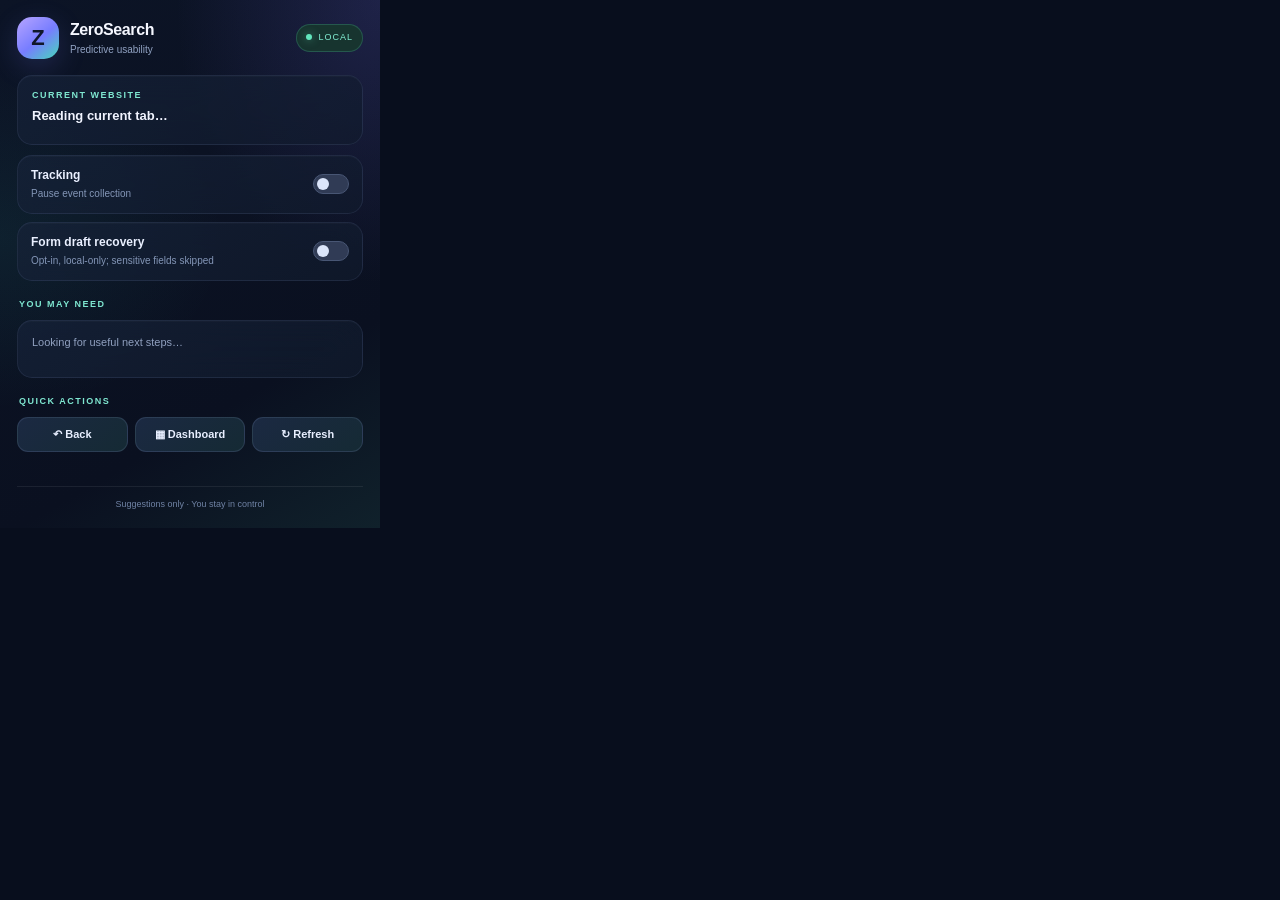
<file: ZeroSearch_Experience_v3/extension/popup.html>
<!doctype html><html lang="en"><head><meta charset="utf-8"><meta name="viewport" content="width=device-width,initial-scale=1"><title>ZeroSearch</title><link rel="stylesheet" href="popup.css"></head><body><main>
<header><div class="logo">Z</div><div><strong>ZeroSearch</strong><small>Predictive usability</small></div><span id="status" class="status">LOCAL</span></header>
<div class="current"><small>CURRENT WEBSITE</small><strong id="site">Reading current tab…</strong><span id="pageTitle"></span></div>
<div class="toggle-row"><div><strong>Tracking</strong><small>Pause event collection</small></div><label class="switch"><input id="pause" type="checkbox"><span></span></label></div>
<div class="toggle-row"><div><strong>Form draft recovery</strong><small>Opt-in, local-only; sensitive fields skipped</small></div><label class="switch"><input id="draft" type="checkbox"><span></span></label></div>
<div class="section-title">YOU MAY NEED</div><div id="predictions" class="predictions"><p class="empty">Looking for useful next steps…</p></div>
<div class="section-title">QUICK ACTIONS</div><div class="actions"><button id="back">↶ Back</button><button id="dashboard">▦ Dashboard</button><button id="refresh">↻ Refresh</button></div>
<div class="feedback hidden" id="feedback"><span>Was this helpful?</span><button data-useful="1">Yes</button><button data-useful="0">Not really</button></div>
<p id="message" class="message"></p><footer>Suggestions only · You stay in control</footer>
</main><script src="popup.js"></script></body></html>
</file>
<file: ZeroSearch_Experience_v3/extension/popup.css>
*{box-sizing:border-box}body{margin:0;width:380px;background:#080e1d;color:#edf3ff;font:13px/1.45 "Segoe UI",Inter,sans-serif}main{padding:17px;background:radial-gradient(ellipse at 100% 0%,#6059c33a,transparent 38%),radial-gradient(ellipse at 0% 45%,#36d9be12,transparent 42%),linear-gradient(150deg,#0c1426,#0a1020 72%,#10212b);overflow:hidden}header{display:flex;align-items:center;gap:11px;margin-bottom:16px}.logo{height:42px;width:42px;flex:none;border-radius:15px;background:linear-gradient(140deg,#b7a5ff,#777dff 53%,#46d8bb);display:grid;place-items:center;color:#10172a;font-weight:900;font-size:22px;box-shadow:0 8px 28px #777dff30;animation:logoGlow 4s ease-in-out infinite}header strong{display:block;font-size:16px;letter-spacing:-.4px;color:#f5f7ff}header small{display:block;font-size:10px;color:#91a2c2;margin-top:2px}.status{margin-left:auto;padding:6px 9px;border:1px solid #5ee3c333;border-radius:999px;background:#17342f;color:#83f0d4;font-size:9px;letter-spacing:1px}.status:before{content:"";display:inline-block;width:6px;height:6px;background:#62e6bd;border-radius:50%;margin-right:6px;box-shadow:0 0 9px #62e6bd80}.current,.toggle-row,.predictions,.feedback{border:1px solid #9aade31c;background:linear-gradient(145deg,#17233aaf,#111b2daf);border-radius:15px;backdrop-filter:blur(16px);box-shadow:inset 0 1px #ffffff05}.current{padding:13px 14px;margin-bottom:10px;display:grid;gap:5px}.current small,.section-title{font-size:9px;letter-spacing:1.5px;color:#7fe7d1;font-weight:800}.current strong{font-size:13px;color:#f1f4ff;overflow-wrap:anywhere}.current span{font-size:10px;color:#91a2c2;overflow-wrap:anywhere}.toggle-row{display:flex;align-items:center;justify-content:space-between;gap:12px;padding:11px 13px;margin:8px 0}.toggle-row strong{display:block;font-size:12px;color:#eaf0ff}.toggle-row small{display:block;font-size:10px;color:#8496b7;margin-top:3px}.switch{position:relative;display:inline-block;width:36px;height:20px;flex:none}.switch input{opacity:0;width:0;height:0}.switch span{position:absolute;inset:0;border-radius:99px;background:#303b55;border:1px solid #485674;cursor:pointer;transition:.22s}.switch span:before{content:"";position:absolute;width:12px;height:12px;left:3px;top:3px;background:#dbe5fa;border-radius:50%;transition:.22s}.switch input:checked+span{background:#28675d;border-color:#53cdb4}.switch input:checked+span:before{transform:translateX(16px);background:#8affdf}.switch input:focus-visible+span{outline:2px solid #7debd4;outline-offset:3px}.section-title{margin:17px 2px 9px}.predictions{padding:12px;min-height:58px}.empty{color:#91a1c0;font-size:11px;margin:2px}.prediction,.prediction-item{border:1px solid #ffffff12;border-radius:12px;padding:11px;margin:7px 0;background:linear-gradient(110deg,#2023459c,#16343a7a);animation:fadeUp .32s ease both}.prediction strong,.prediction-item strong{color:#edf3ff}.actions{display:grid;grid-template-columns:repeat(3,1fr);gap:7px}button{border:1px solid #9aade326;background:linear-gradient(140deg,#1b2942,#152a34);color:#e8efff;padding:10px 8px;border-radius:11px;font-size:11px;font-weight:700;cursor:pointer;transition:transform .18s,border-color .2s,box-shadow .2s,background .2s}button:hover{transform:translateY(-2px);border-color:#7c80df80;box-shadow:0 7px 18px #03081760;background:linear-gradient(140deg,#292b52,#17403e)}button:active{transform:scale(.98)}button:focus-visible{outline:2px solid #70e5d0;outline-offset:2px}.feedback{display:flex;align-items:center;gap:7px;padding:10px;margin-top:11px;flex-wrap:wrap}.feedback span{font-size:10px;color:#aab8d3;margin-right:auto}.feedback button{padding:7px 10px}.hidden{display:none!important}.message{font-size:10px;color:#80e7d0;min-height:13px;margin:8px 2px}footer{border-top:1px solid #ffffff12;margin-top:13px;padding-top:11px;text-align:center;font-size:9px;color:#6f82a4}.muted{font-size:10px;line-height:1.6;color:#7f91b1;margin:12px 2px 0}@keyframes fadeUp{from{opacity:0;transform:translateY(7px)}to{opacity:1;transform:none}}@keyframes logoGlow{0%,100%{box-shadow:0 8px 24px #777dff25}50%{box-shadow:0 8px 30px #46d8bb30}}@media(prefers-reduced-motion:reduce){*,*::before,*::after{animation:none!important;transition:none!important}}

/* v4.1: keep long destination names aligned with their confidence chips */
.prediction{min-width:0;overflow:hidden;animation:fadeUp .34s cubic-bezier(.2,.75,.2,1) both}.prediction strong{display:block;min-width:0;max-width:100%;overflow-wrap:anywhere;word-break:break-word;line-height:1.4}.prediction p{overflow-wrap:anywhere;word-break:break-word}.prediction .meta{line-height:1.5}.prediction:nth-child(2){animation-delay:45ms}.prediction:nth-child(3){animation-delay:90ms}.prediction:nth-child(4){animation-delay:135ms}
main{animation:popupIn .28s cubic-bezier(.2,.75,.2,1) both}@keyframes popupIn{from{opacity:0;transform:translateY(5px)}to{opacity:1;transform:none}}
@media(prefers-reduced-motion:reduce){main,.prediction{animation:none!important}}
</file>
